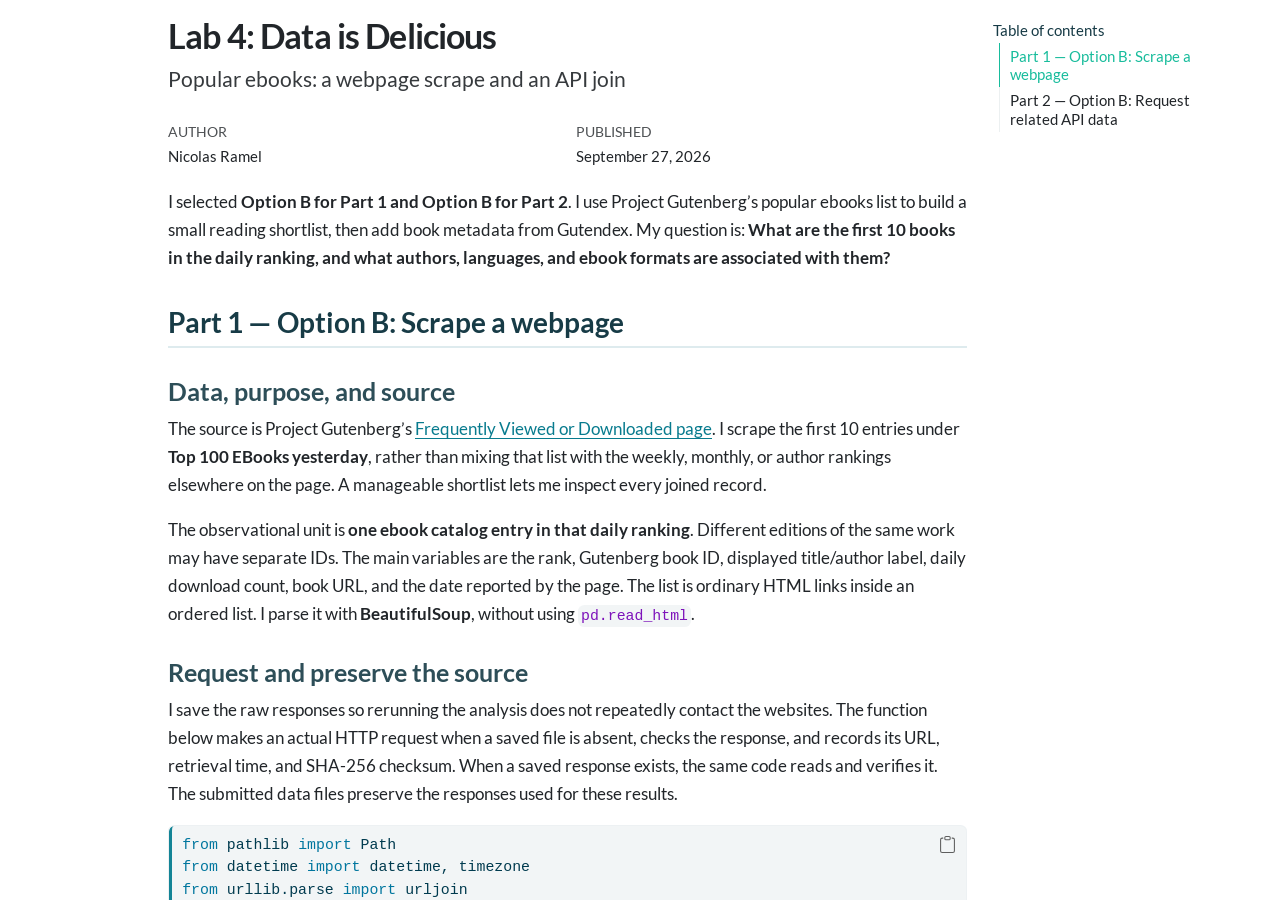
<file: index.html>
<!doctype html>
<html lang="en"><head><meta charset="utf-8"><meta name="viewport" content="width=device-width, initial-scale=1"><title>Lab 4 — Nicolas Ramel</title><meta http-equiv="refresh" content="0; url=gsb5544-lab4-completed.html"></head><body><p><a href="gsb5544-lab4-completed.html">Open the completed Lab 4 report</a></p></body></html>
</file>
